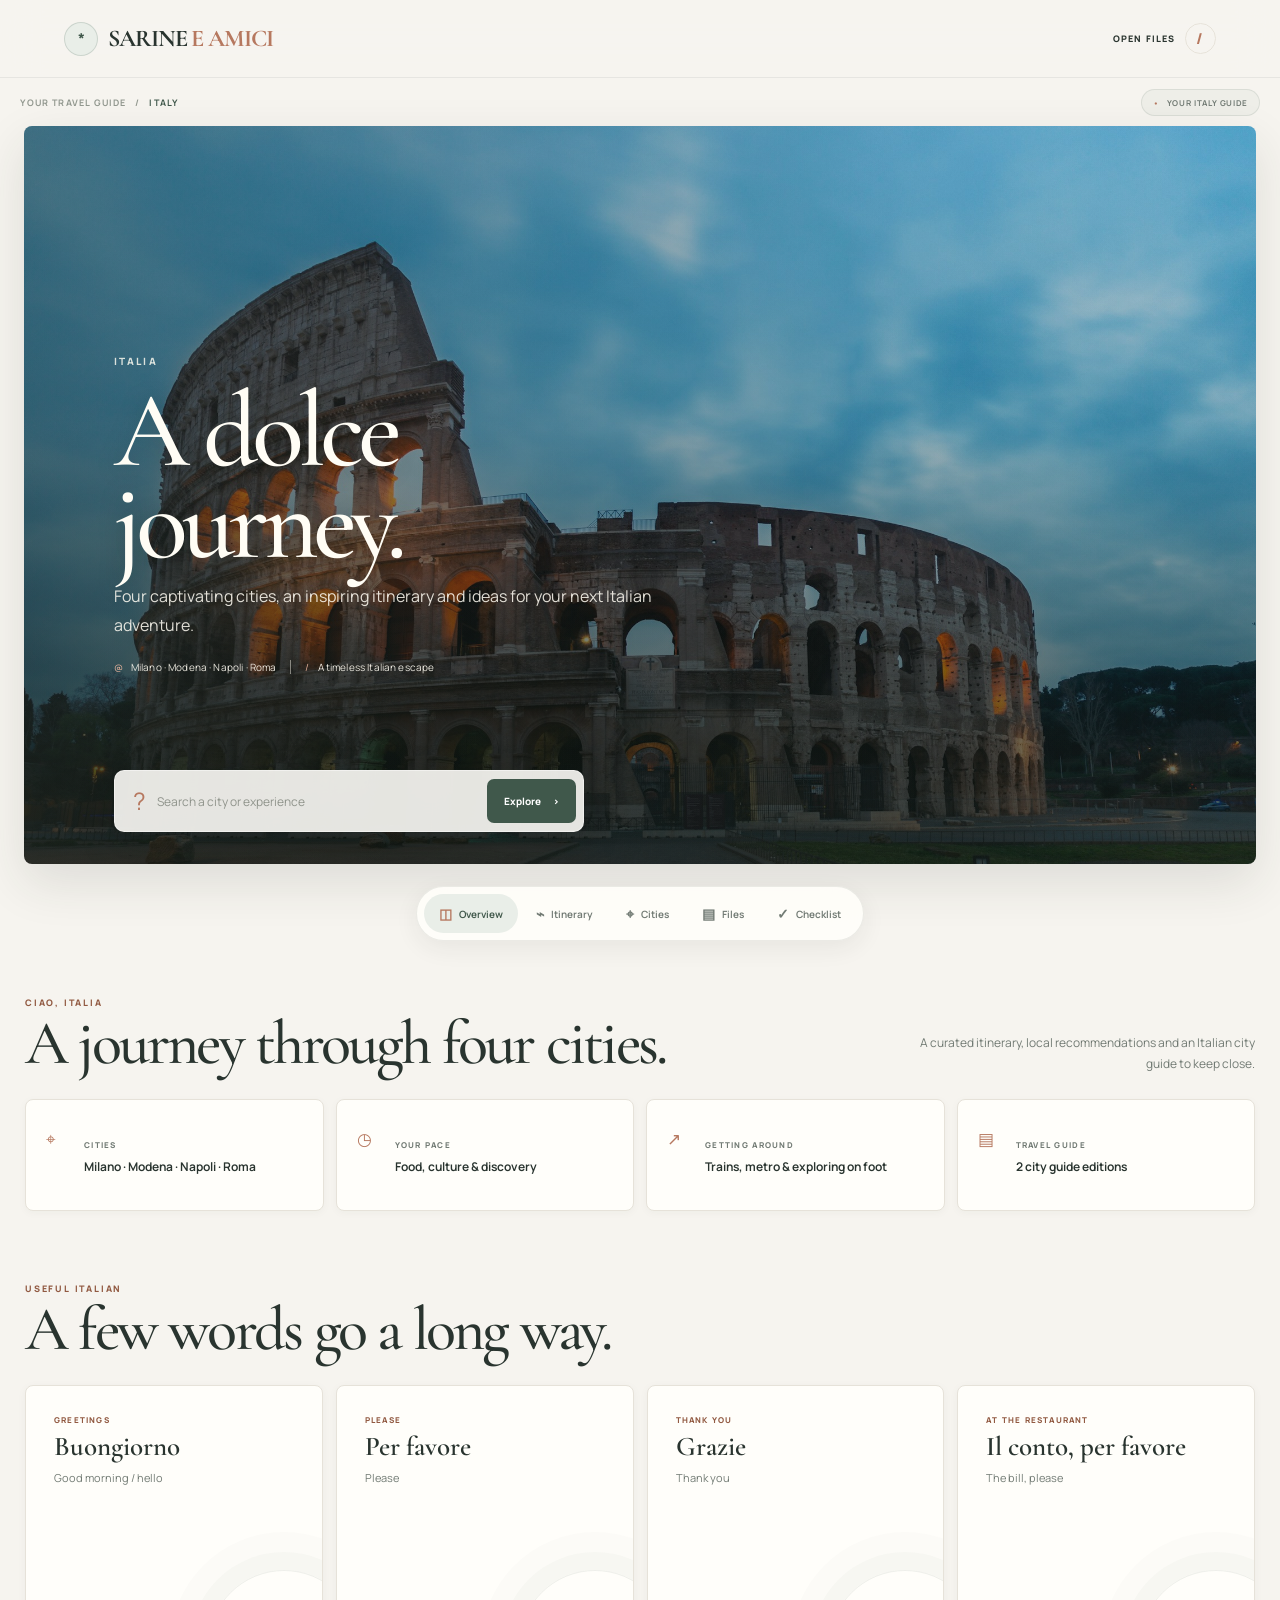
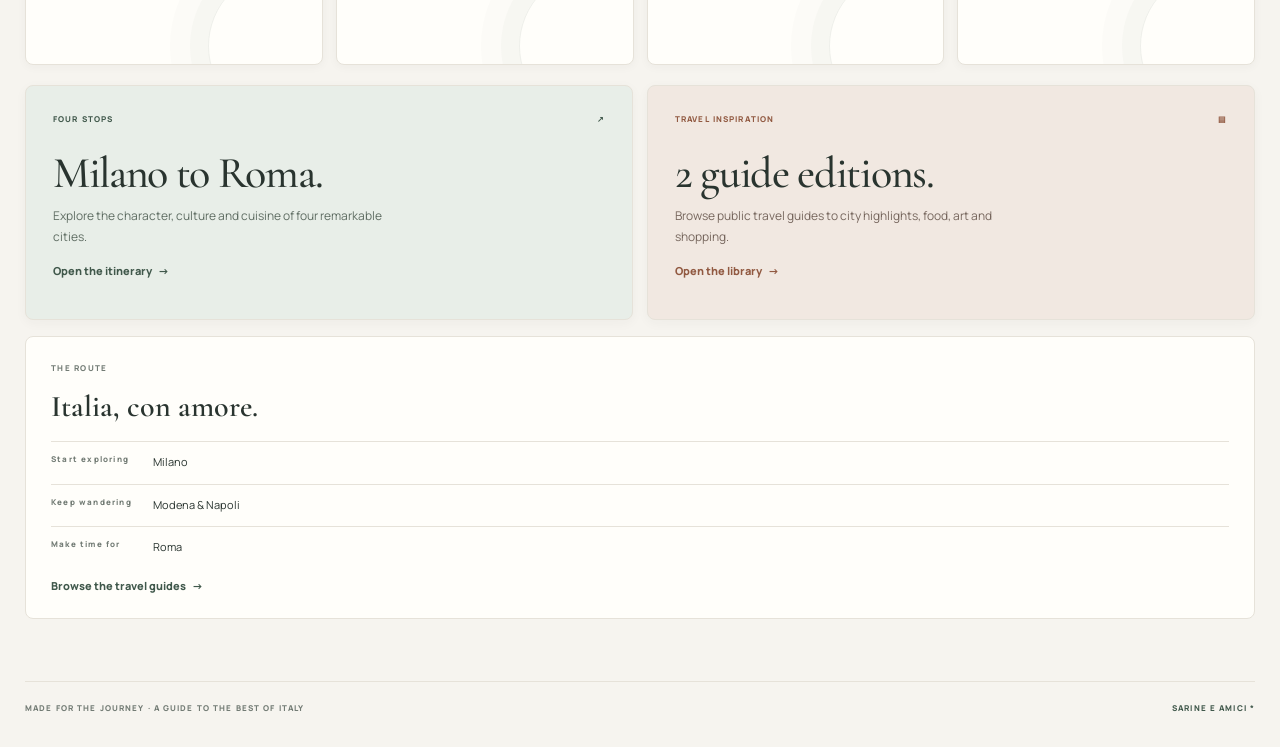
<file: index.html>
<!doctype html>
<html lang="en">
  <head>
    <meta charset="utf-8">
    <meta name="viewport" content="width=device-width, initial-scale=1">
    <meta name="theme-color" content="#f6f4ef">
    <meta name="description" content="Your personal Italy travel guide to Milano, Modena, Napoli and Roma.">
    <title>Sarine e amici - Italy</title>
    <link rel="preconnect" href="https://fonts.googleapis.com">
    <link rel="preconnect" href="https://fonts.gstatic.com" crossorigin>
    <link href="https://fonts.googleapis.com/css2?family=Cormorant+Garamond:wght@500;600;700&family=Manrope:wght@400;500;600;700;800&display=swap" rel="stylesheet">
    <link rel="stylesheet" href="assets/styles.css">
    <link rel="stylesheet" href="assets/sassy.css">
    <script src="data.js" defer></script>
    <script src="app.js?v=b91b816" defer></script>
  </head>
  <body>
    <div class="app-shell">
      <header class="site-header">
        <a class="brand" href="#" aria-label="Sarine e amici home">
          <span class="brand-mark" aria-hidden="true">*</span>
          <span>SARINE <span class="brand-amp">E AMICI</span></span>
        </a>
        <a class="header-cta" href="#page-content" data-section="files">
          <span>OPEN FILES</span><span aria-hidden="true">/</span>
        </a>
      </header>

      <main class="main-content">
        <header class="topbar">
          <div class="breadcrumb"><span>YOUR TRAVEL GUIDE</span><span aria-hidden="true">/</span><strong>ITALY</strong></div>
          <span class="private-badge"><span aria-hidden="true">•</span> YOUR ITALY GUIDE</span>
        </header>

        <section id="trip-hero" class="trip-hero" aria-labelledby="trip-title">
          <div class="hero-copy">
            <span class="eyebrow">ITALIA</span>
            <h1 id="trip-title">A dolce<br>journey.</h1>
            <p>Four captivating cities, an inspiring itinerary and ideas for your next Italian adventure.</p>
            <div class="hero-meta">
              <span><span aria-hidden="true">@</span> Milano · Modena · Napoli · Roma</span>
              <span class="meta-divider" aria-hidden="true"></span>
              <span><span aria-hidden="true">/</span> A timeless Italian escape</span>
            </div>
          </div>
          <div class="hero-search-wrap">
            <form id="guide-search" class="hero-search" role="search">
              <label class="search-field" for="guide-search-input">
                <span class="search-icon" aria-hidden="true">?</span>
                <input id="guide-search-input" type="search" autocomplete="off" placeholder="Search a city or experience" aria-label="Search your guide">
              </label>
              <button type="submit">Explore <span aria-hidden="true">></span></button>
            </form>
            <div id="search-results" class="search-results" aria-label="Search results" aria-live="polite" hidden></div>
          </div>
        </section>

        <nav id="section-nav" class="section-nav" aria-label="Trip sections"></nav>
        <section id="page-content" class="page-content" aria-live="polite"></section>
        <footer class="page-footer">
          <span>MADE FOR THE JOURNEY · A GUIDE TO THE BEST OF ITALY</span>
          <span>SARINE E AMICI <span aria-hidden="true">*</span></span>
        </footer>
      </main>
    </div>
    <nav id="mobile-nav" class="mobile-nav" aria-label="Trip sections on mobile"></nav>
  </body>
</html>
</file>
<file: assets/styles.css>
:root {
  color-scheme: dark;
  --ink: #f4f4ee;
  --muted: #a8b8b8;
  --muted-soft: #778e91;
  --teal: #70c0c1;
  --teal-bright: #9cdddd;
  --teal-deep: #103b42;
  --terracotta: #dc8869;
  --terracotta-deep: #a95e49;
  --paper: #0a171b;
  --surface: #102328;
  --surface-raised: #152c31;
  --surface-soft: rgba(18, 44, 49, .76);
  --line: rgba(191, 222, 218, .13);
  --serif: "Cormorant Garamond", Georgia, serif;
  --sans: "Manrope", "DM Sans", Arial, sans-serif;
  --ease: cubic-bezier(.2, .7, .2, 1);
}

* { box-sizing: border-box; }
html { min-width: 320px; scroll-behavior: smooth; }
body {
  min-width: 320px;
  margin: 0;
  background:
    radial-gradient(ellipse at 88% 4%, rgba(30, 101, 106, .16), transparent 34rem),
    radial-gradient(ellipse at 8% 55%, rgba(18, 67, 73, .13), transparent 44rem),
    var(--paper);
  color: var(--ink);
  font-family: var(--sans);
  font-size: 14px;
  -webkit-font-smoothing: antialiased;
}

button, input { color: inherit; font: inherit; }
button { -webkit-tap-highlight-color: transparent; }
button:focus-visible, input:focus-visible {
  outline: 2px solid var(--terracotta);
  outline-offset: 4px;
}
a { color: inherit; }
.app-shell { min-height: 100vh; }
.sidebar { display: none; }

.main-content {
  width: 100%;
  min-width: 0;
  padding: 0 18px 105px;
}

.topbar {
  display: flex;
  height: 62px;
  justify-content: space-between;
  align-items: center;
  border-bottom: 1px solid var(--line);
}

.breadcrumb {
  display: flex;
  gap: 9px;
  align-items: center;
  color: var(--muted-soft);
  font-size: 9px;
  font-weight: 700;
  letter-spacing: .16em;
}

.breadcrumb strong { color: var(--teal-bright); }
.private-badge {
  padding: 8px 10px;
  border: 1px solid var(--line);
  border-radius: 999px;
  background: rgba(18, 44, 49, .5);
  color: #ccdfdc;
  font-size: 8px;
  font-weight: 700;
  letter-spacing: .1em;
  white-space: nowrap;
}

.private-badge span { color: var(--terracotta); font-size: 8px; margin-right: 4px; }
.mobile-destination-nav { display: flex; gap: 8px; padding: 12px 0 0; }
.mobile-destination-nav .destination-link {
  flex: 1;
  justify-content: center;
  gap: 7px;
  padding: 7px 8px;
  border: 1px solid var(--line);
  background: rgba(16, 35, 40, .82);
}

.mobile-destination-nav .destination-link.is-active {
  border-color: rgba(112, 192, 193, .52);
  background: rgba(33, 91, 95, .42);
}

.mobile-destination-nav .destination-icon {
  width: 27px;
  height: 27px;
  background: rgba(112, 192, 193, .12);
  font-size: 15px;
}

.mobile-destination-nav .destination-name { flex: 0 1 auto; font-size: 10px; }
.mobile-destination-nav .destination-name small { font-size: 8px; }
.mobile-destination-nav .destination-arrow { display: none; }

.trip-hero {
  position: relative;
  display: flex;
  min-height: 390px;
  align-items: flex-end;
  overflow: hidden;
  isolation: isolate;
  margin: 17px 0 18px;
  border: 1px solid rgba(197, 226, 221, .16);
  border-radius: 20px;
  background-color: #123c43;
  background-image:
    linear-gradient(0deg, rgba(5, 16, 19, .89) 0%, rgba(5, 16, 19, .57) 39%, rgba(5, 16, 19, .06) 100%),
    linear-gradient(90deg, rgba(7, 24, 27, .58), rgba(7, 24, 27, .04) 80%),
    var(--hero-image);
  background-size: cover;
  background-position: var(--hero-position, center);
  box-shadow: 0 24px 80px rgba(0, 0, 0, .29);
}

.trip-hero::after {
  position: absolute;
  z-index: -1;
  inset: 0;
  background: linear-gradient(120deg, rgba(25, 104, 109, .2), transparent 48%, rgba(7, 20, 23, .16));
  content: "";
  pointer-events: none;
}

.hero-copy {
  position: relative;
  z-index: 1;
  width: min(100%, 760px);
  padding: 30px 21px 25px;
}

.eyebrow {
  display: inline-block;
  color: var(--terracotta);
  font-size: 9px;
  font-weight: 800;
  letter-spacing: .19em;
  line-height: 1.7;
}

.hero-copy .eyebrow { color: #b9e1dc; }
.hero-copy h1 {
  max-width: 680px;
  margin: 12px 0 9px;
  font-family: var(--serif);
  font-size: clamp(42px, 10vw, 76px);
  font-weight: 600;
  letter-spacing: -.045em;
  line-height: .91;
  text-wrap: balance;
  text-shadow: 0 3px 35px rgba(0, 0, 0, .36);
}

.hero-copy > p {
  max-width: 510px;
  margin: 0;
  color: rgba(247, 250, 246, .84);
  font-size: 12px;
  line-height: 1.8;
}

.hero-meta {
  display: flex;
  flex-wrap: wrap;
  gap: 11px;
  align-items: center;
  margin-top: 19px;
  color: rgba(247, 250, 246, .92);
  font-size: 10px;
}

.hero-meta > span:not(.meta-divider) { display: flex; gap: 7px; align-items: center; }
.meta-divider { width: 1px; height: 14px; background: rgba(255, 255, 255, .4); }
.hero-stamp { display: none; }
.section-nav { display: none; }

.mobile-nav {
  position: fixed;
  z-index: 5;
  right: 0;
  bottom: 0;
  left: 0;
  display: flex;
  justify-content: space-around;
  gap: 2px;
  padding: 9px 5px calc(9px + env(safe-area-inset-bottom));
  border-top: 1px solid rgba(183, 219, 215, .16);
  background: rgba(8, 22, 26, .91);
  box-shadow: 0 -12px 36px rgba(0, 0, 0, .27);
  backdrop-filter: blur(18px);
}

.section-link {
  display: flex;
  min-width: 0;
  flex: 1;
  flex-direction: column;
  align-items: center;
  justify-content: center;
  gap: 4px;
  padding: 6px 1px;
  border: 0;
  border-radius: 9px;
  background: transparent;
  color: #819597;
  font-size: 8px;
  font-weight: 650;
  white-space: nowrap;
  cursor: pointer;
  transition: color .2s var(--ease), background .2s var(--ease), transform .2s var(--ease);
}

.section-icon { font-size: 17px; line-height: 1; }
.section-link.is-active { color: #e3f6f2; background: rgba(65, 143, 146, .13); }
.section-link.is-active .section-icon { color: var(--terracotta); }
.section-link:active { transform: scale(.96); }
.page-content { min-height: 310px; }

.section-heading {
  display: flex;
  flex-direction: column;
  gap: 7px;
  margin: 29px 0 18px;
}

.section-heading h2 {
  margin: 4px 0 0;
  font-family: var(--serif);
  font-size: clamp(30px, 7vw, 43px);
  font-weight: 600;
  letter-spacing: -.035em;
  line-height: 1;
  text-wrap: balance;
}

.heading-aside {
  margin: 0;
  color: var(--muted);
  font-size: 11px;
  line-height: 1.7;
}

.overview-grid { display: grid; grid-template-columns: 1fr; gap: 9px; }
.overview-card {
  position: relative;
  display: flex;
  min-height: 82px;
  flex-direction: column;
  justify-content: center;
  padding: 15px 16px 14px 53px;
  border: 1px solid var(--line);
  border-radius: 13px;
  background: linear-gradient(135deg, rgba(22, 48, 52, .96), rgba(14, 34, 38, .87));
  box-shadow: inset 0 1px rgba(255, 255, 255, .025), 0 12px 32px rgba(0, 0, 0, .1);
}

.overview-icon { position: absolute; top: 20px; left: 17px; color: var(--terracotta); font-size: 17px; }
.card-label { display: block; color: #9aafb0; font-size: 8px; font-weight: 800; letter-spacing: .14em; }
.overview-card strong { margin-top: 6px; color: #eef4ef; font-size: 12px; font-weight: 650; }
.feature-grid { display: grid; gap: 11px; margin-top: 12px; }
.feature-card { min-height: 207px; padding: 20px; border: 1px solid rgba(184, 221, 217, .13); border-radius: 15px; }
.feature-itinerary { background: linear-gradient(140deg, #16444a, #102d33 85%); }
.feature-budget { background: linear-gradient(140deg, #51372f, #2e2524 90%); }
.feature-topline { display: flex; justify-content: space-between; color: #a4c9c5; font-size: 8px; font-weight: 800; letter-spacing: .14em; }
.feature-budget .feature-topline { color: #e1ae91; }
.feature-card h3 { margin: 22px 0 9px; font-family: var(--serif); font-size: clamp(28px, 7vw, 38px); font-weight: 600; line-height: .99; }
.feature-card p { max-width: 340px; margin: 0; color: #b5c5c2; font-size: 11px; line-height: 1.75; }
.feature-budget p { color: #d0bbb0; }
.text-link {
  margin: 16px 0 0;
  padding: 0;
  border: 0;
  background: transparent;
  color: #a6dfda;
  font-size: 11px;
  font-weight: 800;
  cursor: pointer;
  transition: color .2s var(--ease), transform .2s var(--ease);
}

.feature-budget .text-link { color: #efaa87; }
.text-link span { margin-left: 4px; }
.text-link:hover { color: #fff; transform: translateX(3px); }
.tip-banner {
  display: flex;
  gap: 13px;
  align-items: flex-start;
  margin-top: 12px;
  padding: 17px;
  border: 1px solid var(--line);
  border-radius: 13px;
  background: rgba(18, 40, 44, .72);
}

.tip-spark { flex: 0 0 auto; color: var(--terracotta); font-size: 20px; }
.tip-banner p { margin: 8px 0 0; color: #b4c4c0; font-size: 11px; line-height: 1.8; }

.timeline { position: relative; margin: 26px 0 10px; }
.timeline::before {
  position: absolute;
  top: 10px;
  bottom: 28px;
  left: 20px;
  width: 1px;
  background: linear-gradient(var(--teal), rgba(112, 192, 193, .08));
  content: "";
}

.timeline-day { position: relative; display: grid; grid-template-columns: 42px minmax(0, 1fr); gap: 10px; margin: 0 0 13px; }
.day-marker {
  position: relative;
  z-index: 1;
  display: flex;
  width: 41px;
  height: 41px;
  flex-direction: column;
  align-items: center;
  justify-content: center;
  border: 1px solid rgba(112, 192, 193, .4);
  border-radius: 50%;
  background: #10272c;
  color: #a6e0dc;
  box-shadow: 0 0 0 5px var(--paper);
}

.day-marker span { font-size: 7px; font-weight: 800; letter-spacing: .12em; }
.day-marker strong { margin-top: 1px; font-family: var(--serif); font-size: 17px; font-weight: 600; line-height: 1; }
.day-content { min-width: 0; padding: 14px 13px 9px; border: 1px solid var(--line); border-radius: 13px; background: linear-gradient(145deg, rgba(20, 44, 49, .96), rgba(13, 31, 35, .94)); }
.day-heading { display: flex; justify-content: space-between; gap: 8px; padding-bottom: 11px; border-bottom: 1px solid rgba(190, 220, 215, .1); }
.day-route { margin: 9px 0 0; color: var(--teal-deep); font-size: 10px; font-weight: 700; }
.day-route a { color: inherit; text-underline-offset: 2px; }
.day-heading h3 { margin: 0; font-family: var(--serif); font-size: 19px; font-weight: 600; line-height: 1.04; }
.day-date { display: block; margin-top: 6px; color: #e19a78; font-size: 9px; font-weight: 750; }
.day-place { display: inline-block; margin-top: 5px; color: #91a9aa; font-size: 9px; }
.day-stay { display: inline-block; margin: 8px 0 4px; padding: 6px 9px; border: 1px solid rgba(112, 192, 193, .18); border-radius: 999px; background: rgba(54, 119, 120, .16); color: #a8d9d4; font-size: 9px; font-weight: 700; }
.day-chevron { color: var(--terracotta); }
.day-moments { display: grid; grid-template-columns: 1fr; gap: 4px; padding-top: 9px; }
.moment { display: grid; grid-template-columns: 10px 1fr; gap: 8px; padding: 5px 0; }
.moment-dot { width: 6px; height: 6px; margin-top: 4px; border: 1px solid #75b9b8; border-radius: 50%; }
.moment-label { color: #9ed4d0; font-size: 8px; font-weight: 800; letter-spacing: .1em; }
.moment p { margin: 3px 0 0; color: #b2c1be; font-size: 10px; line-height: 1.7; }
.moment-list { display: grid; gap: 5px; margin: 4px 0 0; padding-left: 15px; color: #b2c1be; font-size: 10px; line-height: 1.65; }
.disclaimer { margin: 15px 0 0; color: var(--muted-soft); font-size: 10px; line-height: 1.7; }

.bucket-grid { display: grid; grid-template-columns: 1fr; gap: 10px; }
.bucket-card {
  position: relative;
  display: flex;
  min-height: 137px;
  flex-direction: column;
  align-items: flex-start;
  padding: 17px 15px 15px 48px;
  border: 1px solid var(--line);
  border-radius: 13px;
  background: linear-gradient(145deg, rgba(20, 45, 49, .96), rgba(13, 31, 35, .94));
  cursor: pointer;
  transition: border-color .2s var(--ease), background .2s var(--ease), transform .2s var(--ease), box-shadow .2s var(--ease);
}

.bucket-card:hover { transform: translateY(-2px); border-color: rgba(112, 192, 193, .36); box-shadow: 0 12px 28px rgba(0, 0, 0, .14); }
.bucket-card.is-checked { border-color: rgba(112, 192, 193, .32); background: linear-gradient(145deg, rgba(23, 58, 60, .96), rgba(14, 39, 40, .94)); }
.bucket-check, .essential-item input { position: absolute; width: 1px; height: 1px; opacity: 0; }
.bucket-check:focus-visible + .check-visual, .essential-item input:focus-visible + .check-visual { outline: 2px solid var(--terracotta); outline-offset: 4px; }
.check-visual { position: absolute; top: 17px; left: 15px; display: grid; width: 20px; height: 20px; place-items: center; border: 1px solid rgba(169, 198, 195, .32); border-radius: 50%; color: transparent; font-size: 11px; transition: background .2s, border-color .2s, color .2s; }
.bucket-check:checked + .check-visual, .essential-item input:checked + .check-visual { border-color: var(--teal); background: var(--teal); color: #092024; }
.bucket-tag { margin-bottom: 9px; color: var(--terracotta); font-size: 8px; font-weight: 800; letter-spacing: .15em; }
.bucket-card strong { font-family: var(--serif); font-size: 19px; font-weight: 600; }
.bucket-detail { margin-top: 6px; color: #a9b9b7; font-size: 10px; line-height: 1.65; }
.estimate-badge { align-self: flex-start; padding: 7px 9px; border: 1px solid rgba(220, 136, 105, .27); border-radius: 999px; background: rgba(169, 94, 73, .15); color: #e8a689; font-size: 8px; font-weight: 800; letter-spacing: .1em; }

.budget-total {
  display: flex;
  justify-content: space-between;
  align-items: center;
  padding: 21px;
  border: 1px solid rgba(143, 205, 201, .24);
  border-radius: 15px;
  background:
    radial-gradient(circle at 91% 5%, rgba(129, 207, 200, .18), transparent 43%),
    linear-gradient(120deg, #123d43, #17545a);
  color: white;
  box-shadow: 0 16px 36px rgba(2, 21, 24, .22);
}

.budget-total .card-label { color: #b8dcda; }
.budget-total strong { display: block; margin-top: 8px; font-family: var(--serif); font-size: clamp(30px, 8vw, 43px); font-weight: 600; letter-spacing: -.04em; }
.total-note { display: block; margin-top: 5px; color: #c6dedb; font-size: 10px; }
.budget-coin { display: grid; width: 50px; height: 50px; flex: 0 0 auto; place-items: center; border: 1px solid rgba(255,255,255,.32); border-radius: 50%; color: #f0b091; font-family: var(--serif); font-size: 24px; }
.budget-list { margin-top: 10px; padding: 4px 15px; border: 1px solid var(--line); border-radius: 13px; background: rgba(16, 37, 41, .9); }
.budget-row { padding: 14px 0; border-bottom: 1px solid rgba(190, 220, 215, .1); }
.budget-row:last-child { border-bottom: 0; }
.budget-row-heading { display: flex; justify-content: space-between; gap: 12px; }
.budget-row-heading div { display: flex; flex-direction: column; gap: 4px; }
.budget-row-heading strong { font-size: 11px; font-weight: 700; }
.budget-row-heading span { color: #91a8a9; font-size: 9px; }
.budget-row-heading > strong { white-space: nowrap; color: #d8ece9; }
.budget-track { height: 4px; margin-top: 10px; overflow: hidden; border-radius: 4px; background: rgba(156, 198, 194, .12); }
.budget-track span { display: block; height: 100%; border-radius: inherit; background: linear-gradient(90deg, var(--teal), var(--terracotta)); }

.essentials-layout { display: grid; gap: 12px; }
.essentials-list { overflow: hidden; border: 1px solid var(--line); border-radius: 13px; background: rgba(16, 37, 41, .9); }
.essential-item { position: relative; display: flex; min-height: 67px; gap: 12px; align-items: flex-start; padding: 15px 13px 13px 45px; border-bottom: 1px solid rgba(190, 220, 215, .1); cursor: pointer; transition: background .18s; }
.essential-item:hover { background: rgba(47, 96, 98, .12); }
.essential-item:last-child { border-bottom: 0; }
.essential-item .check-visual { top: 16px; left: 14px; }
.essential-item strong { display: block; font-size: 11px; font-weight: 700; }
.essential-item small { display: block; margin-top: 4px; color: #9fb2b1; font-size: 9px; line-height: 1.65; }
.essential-item.is-checked strong { color: #91aaa8; text-decoration: line-through; }
.culture-card { padding: 20px; border: 1px solid rgba(220, 136, 105, .19); border-radius: 14px; background: linear-gradient(145deg, rgba(79, 51, 43, .55), rgba(42, 35, 33, .75)); }
.culture-icon { display: block; margin-bottom: 15px; color: var(--terracotta); font-size: 21px; }
.culture-card .card-label { color: #e5ad91; }
.culture-card p { margin: 10px 0 0; color: #d2bfB4; font-family: var(--serif); font-size: 18px; line-height: 1.55; }

.page-footer {
  display: flex;
  justify-content: space-between;
  gap: 10px;
  margin-top: 32px;
  padding-top: 14px;
  border-top: 1px solid var(--line);
  color: #718588;
  font-size: 7px;
  font-weight: 800;
  letter-spacing: .12em;
}

.page-footer span:last-child { color: #afd7d2; white-space: nowrap; }

@media (min-width: 600px) {
  .main-content { padding: 0 32px 44px; }
  .topbar { height: 70px; }
  .trip-hero { min-height: 440px; margin-top: 23px; }
  .hero-copy { width: calc(100% - 150px); padding: 44px 36px 38px; }
  .hero-copy h1 { font-size: clamp(58px, 7vw, 82px); }
  .hero-copy > p { font-size: 13px; }
  .hero-stamp {
    position: absolute;
    right: 28px;
    bottom: 25px;
    display: flex;
    width: 112px;
    height: 112px;
    flex-direction: column;
    align-items: center;
    justify-content: center;
    border: 1px solid rgba(241, 249, 244, .56);
    border-radius: 50%;
    background: rgba(11, 39, 43, .3);
    color: white;
    transform: rotate(7deg);
    backdrop-filter: blur(8px);
  }
  .hero-stamp span { font-size: 7px; font-weight: 800; letter-spacing: .17em; }
  .hero-stamp strong { margin-top: 5px; font-family: var(--serif); font-size: 19px; font-weight: 600; line-height: 1; text-align: center; }
  .hero-stamp i { position: absolute; top: 13px; right: 15px; color: var(--terracotta); font-size: 12px; font-style: normal; }
  .section-nav { display: flex; gap: 6px; overflow-x: auto; border-bottom: 1px solid var(--line); scrollbar-width: thin; }
  .section-nav .section-link { flex: 0 0 auto; flex-direction: row; gap: 8px; padding: 13px 13px 12px; border-radius: 10px 10px 0 0; font-size: 10px; }
  .section-nav .section-icon { font-size: 14px; }
  .section-nav .section-link.is-active { border-bottom: 2px solid var(--terracotta); }
  .mobile-nav { display: none; }
  .section-heading { flex-direction: row; justify-content: space-between; align-items: flex-end; margin: 38px 0 20px; }
  .section-heading h2 { font-size: 39px; }
  .heading-aside { max-width: 260px; text-align: right; }
  .overview-grid { grid-template-columns: repeat(3, minmax(0, 1fr)); gap: 11px; }
  .overview-grid--4 { grid-template-columns: repeat(2, minmax(0, 1fr)); }
  .overview-card { padding-left: 45px; }
  .overview-icon { left: 13px; }
  .feature-grid { grid-template-columns: 1fr 1fr; gap: 13px; margin-top: 14px; }
  .feature-card { min-height: 230px; padding: 24px; }
  .tip-banner { padding: 21px 23px; }
  .bucket-grid { grid-template-columns: repeat(2, minmax(0, 1fr)); }
  .day-content { padding: 17px 19px 12px; }
  .moment p, .moment-list { font-size: 11px; }
  .budget-total { padding: 25px 29px; }
  .budget-list { padding-right: 23px; padding-left: 23px; }
  .essentials-layout { grid-template-columns: 1.25fr .75fr; }
  .culture-card { padding: 25px; }
}

@media (max-width: 767px) {
  .hero-copy { width: 100%; }
  .hero-stamp { display: none; }
}

@media (min-width: 1024px) {
  .app-shell {
    display: grid;
    grid-template-columns: 248px minmax(0, 1fr);
    max-width: 1680px;
    min-height: 100vh;
    margin: 0 auto;
  }

  .sidebar {
    position: sticky;
    top: 0;
    display: flex;
    height: 100vh;
    flex-direction: column;
    padding: 30px 20px 22px;
    border-right: 1px solid var(--line);
    background: linear-gradient(180deg, rgba(14, 34, 38, .98), rgba(8, 22, 25, .98));
  }

  .mobile-destination-nav { display: none; }
  .brand { display: flex; gap: 10px; align-items: center; color: #eaf2ed; font-family: var(--serif); font-size: 21px; font-weight: 700; text-decoration: none; letter-spacing: -.035em; }
  .brand-mark { display: grid; width: 31px; height: 31px; place-items: center; border: 1px solid rgba(112, 192, 193, .32); border-radius: 50%; background: rgba(49, 109, 111, .22); color: var(--teal-bright); font-family: var(--sans); font-size: 17px; }
  .brand-amp { color: var(--terracotta); }
  .nav-label { margin: 56px 0 12px 9px; color: #6f888a; font-size: 8px; font-weight: 800; letter-spacing: .17em; }
  .destination-nav { display: grid; gap: 7px; }
  .destination-link { display: flex; width: 100%; align-items: center; gap: 11px; padding: 10px 9px; border: 1px solid transparent; border-radius: 11px; background: transparent; color: #d7e4df; text-align: left; cursor: pointer; transition: background .2s var(--ease), border-color .2s var(--ease), transform .2s var(--ease); }
  .destination-link:hover { transform: translateX(2px); background: rgba(84, 149, 150, .1); }
  .destination-link.is-active { border-color: rgba(112, 192, 193, .16); background: rgba(49, 109, 111, .2); }
  .destination-icon { display: grid; width: 35px; height: 35px; flex: 0 0 auto; place-items: center; border: 1px solid rgba(192, 225, 218, .12); border-radius: 50%; background: rgba(232, 246, 239, .045); color: var(--teal-bright); font-size: 17px; }
  .destination-name { display: flex; flex: 1; flex-direction: column; gap: 3px; font-size: 11px; font-weight: 750; }
  .destination-name small { color: #81999a; font-size: 9px; font-weight: 500; }
  .destination-arrow { color: var(--terracotta); font-size: 13px; opacity: 0; transition: opacity .2s; }
  .destination-link.is-active .destination-arrow { opacity: 1; }
  .sidebar-note { margin-top: auto; padding: 16px 14px; border: 1px solid var(--line); border-radius: 13px; background: rgba(255, 255, 255, .025); }
  .note-icon { color: var(--terracotta); font-size: 18px; }
  .sidebar-note p { margin: 7px 0 12px; color: #b6c6c1; font-family: var(--serif); font-size: 16px; line-height: 1.42; }
  .note-credit { color: #71888a; font-size: 7px; font-weight: 800; letter-spacing: .13em; }
  .sidebar-footer { margin-top: 16px; color: #71888a; font-size: 7px; font-weight: 800; letter-spacing: .12em; }
  .sidebar-footer span { color: var(--terracotta); }
  .main-content { max-width: 1390px; padding: 0 42px 34px; }
  .topbar { height: 76px; }
  .trip-hero { min-height: 490px; margin: 30px 0 20px; border-radius: 22px; }
  .hero-copy { padding: 48px 48px 42px; }
  .hero-copy h1 { max-width: 760px; font-size: clamp(68px, 6vw, 92px); }
  .hero-copy > p { font-size: 14px; }
  .hero-stamp { right: 37px; bottom: 35px; width: 126px; height: 126px; }
  .hero-stamp strong { font-size: 21px; }
  .section-nav .section-link { padding: 15px 17px 13px; font-size: 11px; }
  .section-heading { margin-top: 42px; }
  .section-heading h2 { font-size: 44px; }
  .heading-aside { max-width: 310px; font-size: 12px; }
  .overview-grid--4 { grid-template-columns: repeat(4, minmax(0, 1fr)); }
  .overview-card { min-height: 93px; padding-left: 49px; }
  .overview-icon { top: 22px; left: 16px; }
  .overview-card strong { font-size: 13px; }
  .feature-card { min-height: 250px; padding: 27px; }
  .feature-card h3 { margin-top: 28px; font-size: 41px; }
  .feature-card p { font-size: 12px; }
  .timeline { margin-top: 31px; }
  .timeline-day { grid-template-columns: 52px minmax(0, 1fr); gap: 17px; margin-bottom: 16px; }
  .timeline::before { left: 24px; }
  .day-marker { width: 49px; height: 49px; }
  .day-content { padding: 20px 24px 14px; }
  .day-heading h3 { font-size: 23px; }
  .day-moments { gap: 8px; padding-top: 14px; }
  .moment { align-content: start; }
  .moment p, .moment-list { font-size: 12px; }
  .bucket-grid { grid-template-columns: repeat(3, minmax(0, 1fr)); gap: 13px; }
  .bucket-card { min-height: 158px; padding: 19px 16px 16px 48px; }
  .budget-total { padding: 30px 34px; }
  .budget-total strong { font-size: 49px; }
  .budget-row { padding: 17px 0; }
  .budget-row-heading strong { font-size: 12px; }
  .budget-row-heading span { font-size: 10px; }
  .essential-item { padding-top: 17px; padding-bottom: 15px; }
  .essential-item strong { font-size: 12px; }
  .essential-item small { font-size: 10px; }
  .culture-card p { font-size: 20px; }
  .page-footer { margin-top: 40px; }
}

@media (min-width: 1440px) {
  .app-shell { grid-template-columns: 268px minmax(0, 1fr); }
  .sidebar { padding-right: 23px; padding-left: 23px; }
  .main-content { padding-right: 56px; padding-left: 56px; }
  .trip-hero { min-height: 540px; }
  .hero-copy { padding: 54px 56px 48px; }
}

@media (max-width: 380px) {
  .main-content { padding-right: 13px; padding-left: 13px; }
  .mobile-destination-nav .destination-link { gap: 5px; padding-right: 5px; padding-left: 5px; }
  .mobile-destination-nav .destination-name { font-size: 9px; }
  .private-badge { padding: 7px 8px; font-size: 7px; }
  .section-link { font-size: 7px; }
  .hero-copy h1 { font-size: 39px; }
  .hero-meta { font-size: 9px; }
}

@media (prefers-reduced-motion: reduce) {
  *, *::before, *::after {
    scroll-behavior: auto !important;
    transition-duration: .01ms !important;
    animation-duration: .01ms !important;
    animation-iteration-count: 1 !important;
  }
}

/* Editorial travel guide */
:root {
  color-scheme: light;
  --ink: #29342f;
  --muted: #727b74;
  --muted-soft: #92988f;
  --teal: #708477;
  --teal-bright: #526b5d;
  --teal-deep: #40584b;
  --terracotta: #b6785f;
  --terracotta-deep: #915941;
  --paper: #f6f4ef;
  --surface: #fffefa;
  --surface-raised: #ffffff;
  --surface-soft: rgba(255, 254, 250, .9);
  --line: #e6e2d9;
  --ease: cubic-bezier(.2, .7, .2, 1);
}

html { min-width: 0; background: var(--paper); color-scheme: light; }
body {
  min-width: 0;
  background: var(--paper);
  color: var(--ink);
  font-size: 14px;
}

.app-shell {
  display: block;
  width: 100%;
  max-width: none;
  min-height: 100vh;
  margin: 0;
}

.site-header {
  position: sticky;
  z-index: 20;
  top: 0;
  display: flex;
  min-height: 78px;
  align-items: center;
  justify-content: space-between;
  gap: 20px;
  padding: 12px clamp(18px, 5vw, 76px);
  border-bottom: 1px solid rgba(52, 67, 58, .08);
  background: rgba(246, 244, 239, .88);
  backdrop-filter: blur(20px);
}

.brand {
  display: inline-flex;
  flex: 0 0 auto;
  align-items: center;
  gap: 10px;
  color: var(--ink);
  font-family: var(--serif);
  font-size: 24px;
  font-weight: 700;
  letter-spacing: -.045em;
  text-decoration: none;
}

.brand-mark {
  display: grid;
  width: 34px;
  height: 34px;
  place-items: center;
  border: 1px solid rgba(112, 132, 119, .25);
  border-radius: 50%;
  background: #e9eee8;
  color: var(--teal-deep);
  font-family: var(--sans);
  font-size: 15px;
}

.brand-amp { color: var(--terracotta); }
.destination-nav { display: flex; justify-content: center; gap: 8px; }

.destination-link {
  display: inline-flex;
  min-height: 43px;
  align-items: center;
  gap: 9px;
  padding: 5px 13px 5px 7px;
  border: 1px solid transparent;
  border-radius: 999px;
  background: transparent;
  color: var(--muted);
  text-align: left;
  cursor: pointer;
  transition: background .25s var(--ease), border-color .25s var(--ease), color .25s var(--ease), transform .25s var(--ease);
}

.destination-link:hover { transform: translateY(-1px); background: #fffefa; color: var(--ink); }
.destination-link.is-active { border-color: var(--line); background: #fffefa; color: var(--ink); box-shadow: 0 2px 8px rgba(42, 51, 45, .05); }
.destination-icon { display: grid; width: 29px; height: 29px; flex: 0 0 auto; place-items: center; border: 0; border-radius: 50%; background: #edf0eb; color: var(--teal-deep); font-size: 14px; }
.destination-name { display: flex; flex-direction: column; gap: 1px; font-size: 11px; font-weight: 750; }
.destination-name small { color: var(--muted-soft); font-size: 9px; font-weight: 500; }
.destination-arrow { display: none; }
.header-cta { display: inline-flex; flex: 0 0 auto; align-items: center; gap: 10px; color: var(--ink); font-size: 9px; font-weight: 800; letter-spacing: .12em; text-decoration: none; }
.header-cta span:last-child { display: grid; width: 31px; height: 31px; place-items: center; border: 1px solid var(--line); border-radius: 50%; color: var(--terracotta); font-size: 15px; transition: transform .25s var(--ease); }
.header-cta:hover span:last-child { transform: translate(2px, 2px); }
.mobile-destination-nav { display: none; }

.main-content { width: 100%; max-width: none; min-width: 0; padding: 0 0 34px; }
.topbar { width: min(calc(100% - 40px), 1390px); height: 48px; margin: 0 auto; border: 0; }
.breadcrumb { color: var(--muted-soft); font-size: 9px; letter-spacing: .12em; }
.breadcrumb strong { color: var(--teal-deep); }
.private-badge { padding: 7px 11px; border-color: rgba(112, 132, 119, .16); background: #eeeee8; color: var(--muted); font-size: 8px; letter-spacing: .08em; }
.private-badge span { color: var(--terracotta); }

.trip-hero {
  min-height: clamp(590px, 82svh, 850px);
  align-items: flex-end;
  margin: 0 16px;
  border: 0;
  border-radius: 8px;
  background-color: #5a665c;
  background-image:
    linear-gradient(90deg, rgba(17, 26, 21, .5) 0%, rgba(17, 26, 21, .16) 72%, rgba(17, 26, 21, .08) 100%),
    linear-gradient(0deg, rgba(17, 26, 21, .68) 0%, rgba(17, 26, 21, .12) 59%, rgba(17, 26, 21, .04) 100%),
    var(--hero-image);
  box-shadow: 0 18px 50px rgba(45, 48, 39, .12);
}

.trip-hero::after { background: linear-gradient(130deg, rgba(255, 244, 226, .08), transparent 54%, rgba(40, 48, 40, .1)); }
.trip-hero::after { border-radius: inherit; }
.trip-hero.search-open { z-index: 11; overflow: visible; }
.hero-copy { width: min(100%, 1050px); padding: 56px clamp(24px, 7vw, 104px) 190px; color: #fffdf5; }
.hero-copy .eyebrow { color: rgba(255, 252, 242, .82); font-size: 10px; letter-spacing: .22em; }
.hero-copy h1 { max-width: 900px; margin: 15px 0 13px; color: #fffdf5; font-size: clamp(58px, 8.4vw, 116px); font-weight: 500; letter-spacing: -.055em; line-height: .86; text-shadow: 0 2px 25px rgba(17, 26, 21, .25); }
.hero-copy > p { max-width: 570px; color: rgba(255, 252, 242, .86); font-size: clamp(13px, 1.3vw, 16px); line-height: 1.8; }
.hero-meta { gap: 14px; margin-top: 20px; color: rgba(255, 252, 242, .9); font-size: 10px; letter-spacing: .015em; }
.hero-meta > span:not(.meta-divider) { gap: 8px; }
.hero-meta > span:not(.meta-divider) > span:first-child { color: #e4b19a; }
.meta-divider { background: rgba(255, 252, 242, .45); }
.hero-stamp { display: none !important; }

.hero-search-wrap {
  position: absolute;
  z-index: 3;
  bottom: 32px;
  left: clamp(24px, 7vw, 104px);
  width: min(470px, calc(100% - 48px));
}

.hero-search {
  display: flex;
  min-height: 62px;
  align-items: center;
  gap: 8px;
  padding: 7px;
  border: 1px solid rgba(255, 255, 255, .45);
  border-radius: 10px;
  background: rgba(255, 254, 250, .89);
  box-shadow: 0 12px 38px rgba(14, 20, 16, .18);
  backdrop-filter: blur(18px);
}

.search-field { display: flex; min-width: 0; flex: 1; align-items: center; gap: 11px; padding: 0 11px; color: var(--muted); }
.search-icon { color: var(--terracotta); font-size: 24px; line-height: 1; }
.search-field input { width: 100%; min-width: 0; padding: 10px 0; border: 0; outline: 0; background: transparent; color: var(--ink); font-size: 12px; }
.search-field input::placeholder { color: #90948c; opacity: 1; }
.hero-search button { display: inline-flex; min-height: 44px; flex: 0 0 auto; align-items: center; gap: 12px; padding: 0 17px; border: 0; border-radius: 7px; background: var(--teal-deep); color: white; font-size: 10px; font-weight: 750; cursor: pointer; transition: background .25s var(--ease), transform .25s var(--ease); }
.hero-search button:hover { transform: translateY(-1px); background: #334c3e; }
.search-results { position: absolute; top: calc(100% + 9px); right: 0; left: 0; max-height: 330px; overflow: auto; padding: 6px; border: 1px solid rgba(255, 255, 255, .55); border-radius: 10px; background: rgba(255, 254, 250, .96); box-shadow: 0 15px 38px rgba(14, 20, 16, .2); backdrop-filter: blur(18px); }
.search-results[hidden] { display: none; }
.search-result { display: flex; width: 100%; justify-content: space-between; gap: 18px; padding: 12px; border: 0; border-radius: 6px; background: transparent; color: var(--ink); text-align: left; cursor: pointer; }
.search-result:hover, .search-result:focus-visible { background: #f0eee7; }
.search-result > span:first-child { display: grid; gap: 4px; }
.search-result strong { font-size: 12px; font-weight: 700; }
.search-result small { color: var(--muted); font-size: 10px; }
.search-result > span:last-child { align-self: center; color: var(--terracotta); }
.search-empty { margin: 0; padding: 12px; color: var(--muted); font-size: 12px; }

.section-nav {
  position: sticky;
  z-index: 10;
  top: 88px;
  display: flex;
  width: max-content;
  max-width: calc(100% - 32px);
  justify-content: center;
  gap: 3px;
  overflow-x: auto;
  margin: 22px auto 0;
  padding: 7px;
  border: 1px solid rgba(58, 73, 62, .1);
  border-radius: 999px;
  background: rgba(255, 254, 250, .9);
  box-shadow: 0 7px 24px rgba(39, 45, 38, .07);
  backdrop-filter: blur(18px);
  scrollbar-width: none;
}

.section-nav::-webkit-scrollbar { display: none; }
.section-nav .section-link, .section-nav .section-link.is-active {
  display: inline-flex;
  min-height: 39px;
  flex: 0 0 auto;
  flex-direction: row;
  justify-content: center;
  gap: 7px;
  padding: 0 15px;
  border: 0;
  border-radius: 999px;
  background: transparent;
  color: var(--muted);
  font-size: 10px;
}

.section-nav .section-link:hover { background: #f1efe9; color: var(--ink); }
.section-nav .section-link.is-active { background: #e9eee8; color: var(--teal-deep); }
.section-nav .section-link.is-active .section-icon { color: var(--terracotta); }
.section-nav .section-icon { font-size: 14px; }
.mobile-nav { display: none; }
.page-content { width: min(calc(100% - 40px), 1230px); min-height: 310px; margin: 0 auto; }
.section-heading { scroll-margin-top: 145px; }

.eyebrow { color: var(--terracotta-deep); font-size: 9px; letter-spacing: .2em; }
.section-heading { gap: 14px; margin: 50px 0 24px; }
.section-heading h2 { max-width: 740px; color: var(--ink); font-size: clamp(36px, 5.2vw, 62px); font-weight: 500; letter-spacing: -.045em; line-height: .98; }
.heading-aside { max-width: 340px; color: var(--muted); font-size: 12px; line-height: 1.8; }

.overview-grid { grid-template-columns: repeat(2, minmax(0, 1fr)); gap: 12px; }
.overview-card {
  min-height: 112px;
  padding: 23px 18px 19px 58px;
  border: 1px solid var(--line);
  border-radius: 8px;
  background: var(--surface);
  box-shadow: 0 2px 9px rgba(40, 46, 39, .035);
  transition: transform .3s var(--ease), box-shadow .3s var(--ease);
}

.overview-card:hover { transform: translateY(-3px); box-shadow: 0 12px 28px rgba(40, 46, 39, .08); }
.overview-icon { top: 27px; left: 20px; color: var(--terracotta); font-size: 17px; }
.card-label { color: var(--muted); font-size: 8px; letter-spacing: .16em; }
.overview-card strong { margin-top: 8px; color: var(--ink); font-size: 12px; font-weight: 650; line-height: 1.5; }

.highlights-section .section-heading { margin-top: 66px; }
.highlights-grid { display: grid; grid-template-columns: 1fr; gap: 13px; }
.highlight-card {
  position: relative;
  display: flex;
  min-height: 240px;
  flex-direction: column;
  align-items: flex-start;
  padding: 25px 24px 21px;
  overflow: hidden;
  border: 1px solid var(--line);
  border-radius: 8px;
  background: var(--surface);
  color: var(--ink);
  text-align: left;
  cursor: pointer;
  box-shadow: 0 2px 10px rgba(40, 46, 39, .04);
  transition: transform .3s var(--ease), box-shadow .3s var(--ease), border-color .3s var(--ease);
}

.highlight-card--static { cursor: default; }
.highlight-card--static:hover { transform: none; border-color: var(--line); box-shadow: 0 2px 10px rgba(40, 46, 39, .04); }
.highlight-card::after { position: absolute; right: -38px; bottom: -58px; width: 150px; height: 150px; border: 1px solid rgba(112, 132, 119, .12); border-radius: 50%; content: ""; box-shadow: 0 0 0 18px rgba(112, 132, 119, .035), 0 0 0 38px rgba(112, 132, 119, .025); pointer-events: none; }
.highlight-card:hover { transform: translateY(-4px); border-color: rgba(112, 132, 119, .32); box-shadow: 0 15px 32px rgba(40, 46, 39, .09); }
.highlight-number { margin-bottom: 22px; color: var(--muted-soft); font-family: var(--serif); font-size: 20px; }
.highlight-card .bucket-tag { margin: 0 0 8px; color: var(--terracotta-deep); }
.highlight-card > strong { max-width: 280px; font-family: var(--serif); font-size: 27px; font-weight: 600; line-height: 1.02; }
.highlight-card .bucket-detail { max-width: 350px; margin-top: 8px; color: var(--muted); font-size: 11px; line-height: 1.7; }
.highlight-link { display: flex; gap: 8px; align-items: center; margin-top: auto; padding-top: 18px; color: var(--teal-deep); font-size: 10px; font-weight: 750; }
.highlight-link span { color: var(--terracotta); font-size: 13px; }

.feature-grid { gap: 14px; margin-top: 20px; }
.feature-card { min-height: 235px; padding: 27px; border: 1px solid var(--line); border-radius: 8px; box-shadow: 0 3px 12px rgba(40, 46, 39, .04); transition: transform .3s var(--ease), box-shadow .3s var(--ease); }
.feature-card:hover { transform: translateY(-3px); box-shadow: 0 12px 28px rgba(40, 46, 39, .08); }
.feature-itinerary { background: #e8eee8; }
.feature-budget { background: #f1e8e1; }
.feature-topline, .feature-budget .feature-topline { color: var(--teal-deep); }
.feature-budget .feature-topline { color: var(--terracotta-deep); }
.feature-card h3 { color: var(--ink); font-size: clamp(30px, 4vw, 44px); font-weight: 500; letter-spacing: -.03em; }
.feature-card p { color: #5f6d63; font-size: 12px; }
.feature-budget p { color: #76665d; }
.text-link { color: var(--teal-deep); font-size: 11px; }
.feature-budget .text-link { color: var(--terracotta-deep); }
.text-link:hover { color: var(--terracotta-deep); }

.trip-facts { min-width: 0; padding: 25px; border: 1px solid var(--line); border-radius: 8px; background: var(--surface); }
.trip-facts--standalone { margin-top: 16px; }
.trip-route-map { width: min(100%, 960px); margin: 28px auto 0; overflow: hidden; border: 1px solid var(--line); border-radius: 8px; background: var(--surface); box-shadow: 0 3px 12px rgba(40, 46, 39, .06); }
.trip-route-map img { display: block; width: 100%; height: auto; }
.trip-facts > strong { display: block; margin-top: 15px; font-family: var(--serif); font-size: 30px; font-weight: 600; }
.trip-facts dl { display: grid; gap: 13px; margin: 16px 0 0; }
.trip-facts dl div { display: grid; grid-template-columns: 92px 1fr; gap: 10px; padding-top: 11px; border-top: 1px solid var(--line); }
.trip-facts dt { color: var(--muted); font-size: 8px; font-weight: 800; letter-spacing: .15em; }
.trip-facts dd { margin: 0; color: var(--ink); font-size: 11px; line-height: 1.6; }
.trip-facts-actions { display: flex; flex-wrap: wrap; gap: 6px 18px; align-items: center; margin-top: 6px; }
.share-trip { display: inline-flex; align-items: center; gap: 7px; padding: 7px 0; border: 0; background: transparent; color: var(--terracotta-deep); font-size: 11px; font-weight: 750; cursor: pointer; }
.share-trip:hover { color: var(--ink); }
.share-status { min-height: 1em; margin: 0; color: var(--muted); font-size: 10px; }

.tip-banner, .culture-card { border: 1px solid #e7dbd2; border-radius: 8px; background: #f3eae3; }
.tip-banner { margin-top: 16px; padding: 22px; }
.tip-spark, .culture-icon { color: var(--terracotta); }
.tip-banner p { color: #625e56; font-size: 12px; line-height: 1.85; }
.timeline { margin-top: 34px; }
.timeline::before { left: 22px; background: linear-gradient(var(--teal), rgba(112, 132, 119, .08)); }
.timeline-day { grid-template-columns: 46px minmax(0, 1fr); gap: 13px; margin-bottom: 14px; }
.day-marker { width: 44px; height: 44px; border-color: rgba(82, 107, 93, .28); background: var(--paper); color: var(--teal-deep); box-shadow: 0 0 0 5px var(--paper); }
.day-content { padding: 17px 17px 11px; border: 1px solid var(--line); border-radius: 8px; background: var(--surface); box-shadow: 0 2px 10px rgba(40, 46, 39, .035); }
.day-heading { border-color: var(--line); }
.day-heading h3 { color: var(--ink); font-size: 22px; font-weight: 600; }
.day-date, .day-chevron { color: var(--terracotta-deep); }
.day-place, .moment p, .moment-list { color: var(--muted); }
.day-stay { border-color: #d9e1d8; background: #edf1eb; color: var(--teal-deep); }
.moment-label { color: var(--teal-deep); }
.moment-dot { border-color: var(--teal); }
.timeline::before { background: linear-gradient(var(--teal), rgba(112, 132, 119, .08)); }
.disclaimer { color: var(--muted); font-size: 10px; }
.bucket-grid { grid-template-columns: 1fr; gap: 12px; }
.bucket-card { min-height: 150px; padding: 20px 18px 17px 50px; border: 1px solid var(--line); border-radius: 8px; background: var(--surface); box-shadow: 0 2px 10px rgba(40, 46, 39, .035); transition: all .3s var(--ease); }
.bucket-card:hover { transform: translateY(-4px); border-color: rgba(112, 132, 119, .32); background: var(--surface); box-shadow: 0 12px 28px rgba(40, 46, 39, .08); }
.bucket-card.is-checked { border-color: #bdcbbd; background: #eef2eb; }
.check-visual { border-color: #c9cec5; }
.bucket-check:checked + .check-visual, .essential-item input:checked + .check-visual { border-color: var(--teal-deep); background: var(--teal-deep); color: white; }
.bucket-tag { color: var(--terracotta-deep); }
.bucket-card strong { color: var(--ink); font-size: 21px; }
.bucket-detail { color: var(--muted); font-size: 11px; }
.estimate-badge { border-color: #e5d4ca; background: #f5ece6; color: var(--terracotta-deep); }

.budget-total { border-color: #597461; border-radius: 8px; background: linear-gradient(120deg, #536e5c, #40584b); box-shadow: 0 12px 28px rgba(51, 73, 57, .13); }
.budget-total .card-label, .total-note { color: #e2e8de; }
.budget-total strong { font-weight: 500; }
.budget-coin { color: #f0c4ad; }
.budget-list, .essentials-list { border-color: var(--line); border-radius: 8px; background: var(--surface); }
.budget-row { border-color: var(--line); }
.budget-row-heading strong { color: var(--ink); }
.budget-row-heading span { color: var(--muted); }
.budget-row-heading > strong { color: var(--teal-deep); }
.budget-track { background: #ecebe4; }
.budget-track span { background: linear-gradient(90deg, var(--teal), var(--terracotta)); }
.essential-item { border-color: var(--line); }
.essential-item:hover { background: #f5f4ee; }
.essential-item strong { color: var(--ink); }
.essential-item small { color: var(--muted); }
.essential-item.is-checked strong { color: var(--muted-soft); }
.culture-card { padding: 24px; }
.culture-card .card-label { color: var(--terracotta-deep); }
.culture-card p { color: #625e56; font-size: 21px; }

.search-highlight { animation: search-highlight 1.8s var(--ease); }
@keyframes search-highlight {
  0%, 100% { box-shadow: 0 2px 10px rgba(40, 46, 39, .035); }
  25%, 65% { border-color: var(--terracotta); box-shadow: 0 0 0 4px rgba(182, 120, 95, .15); }
}

.page-footer { width: min(calc(100% - 40px), 1230px); margin: 62px auto 0; padding: 20px 0 0; border-color: var(--line); color: var(--muted); font-size: 8px; letter-spacing: .14em; }
.page-footer span:last-child { color: var(--teal-deep); }
.section-link:focus-visible, .text-link:focus-visible, .destination-link:focus-visible, .highlight-card:focus-visible { outline-color: var(--terracotta); }

@media (min-width: 640px) {
  .overview-grid { grid-template-columns: repeat(2, minmax(0, 1fr)); }
  .overview-grid--3 { grid-template-columns: repeat(3, minmax(0, 1fr)); }
  .overview-grid--4 { grid-template-columns: repeat(4, minmax(0, 1fr)); }
  .highlights-grid { grid-template-columns: repeat(2, minmax(0, 1fr)); }
  .bucket-grid { grid-template-columns: repeat(2, minmax(0, 1fr)); }
  .editorial-grid { grid-template-columns: minmax(0, 1.35fr) minmax(250px, .65fr); }
}

@media (min-width: 900px) {
  .trip-hero { margin-right: 24px; margin-left: 24px; }
  .overview-card { padding-left: 58px; }
  .highlights-grid { grid-template-columns: repeat(4, minmax(0, 1fr)); }
  .highlight-card { min-height: 280px; padding: 28px; }
  .bucket-grid { grid-template-columns: repeat(3, minmax(0, 1fr)); }
  .day-content { padding: 20px 24px 14px; }
  .day-heading h3 { font-size: 25px; }
  .day-moments { gap: 8px; padding-top: 14px; }
  .moment p, .moment-list { font-size: 12px; }
}

@media (max-width: 700px) {
  body { padding-bottom: calc(69px + env(safe-area-inset-bottom)); }
  .site-header { min-height: 66px; gap: 10px; padding: 9px 15px; }
  .site-header .destination-nav { display: none; }
  .mobile-destination-nav { display: flex; justify-content: center; gap: 4px; margin: 12px 8px 18px; padding: 0; }
  .brand { gap: 7px; font-size: 21px; }
  .brand-mark { width: 30px; height: 30px; }
  .destination-nav { gap: 2px; }
  .mobile-destination-nav .destination-link {
    min-width: 0;
    min-height: 41px;
    flex: 0 1 auto;
    gap: 6px;
    padding: 4px 9px 4px 6px;
    border-color: transparent;
    border-radius: 999px;
    background: transparent;
    color: var(--muted);
    white-space: nowrap;
  }
  .mobile-destination-nav .destination-link.is-active {
    border-color: var(--line);
    background: #fffefa;
    color: var(--ink);
    box-shadow: 0 2px 8px rgba(42, 51, 45, .05);
  }
  .mobile-destination-nav .destination-icon {
    width: 24px;
    height: 24px;
    background: #edf0eb;
    color: var(--teal-deep);
    font-size: 12px;
  }
  .mobile-destination-nav .destination-name { font-size: 10px; }
  .destination-name small { display: none; }
  .header-cta { gap: 0; }
  .header-cta > span:first-child { display: none; }
  .header-cta span:last-child { width: 29px; height: 29px; }
  .topbar { width: calc(100% - 30px); height: 42px; }
  .trip-hero { min-height: 660px; margin: 0 8px; border-radius: 6px; }
  .hero-copy { padding: 44px 21px 210px; }
  .hero-copy h1 { font-size: clamp(58px, 12vw, 86px); }
  .hero-copy > p { font-size: 12px; }
  .hero-search-wrap { bottom: 20px; left: 16px; width: calc(100% - 32px); }
  .hero-search { min-height: 57px; }
  .hero-search button { min-height: 42px; padding: 0 12px; }
  .section-nav { display: none; }
  .mobile-nav {
    position: fixed;
    z-index: 30;
    right: 0;
    bottom: 0;
    left: 0;
    display: flex;
    justify-content: space-around;
    gap: 2px;
    padding: 8px 6px calc(8px + env(safe-area-inset-bottom));
    border-top: 1px solid rgba(58, 73, 62, .1);
    background: rgba(255, 254, 250, .92);
    box-shadow: 0 -8px 28px rgba(39, 45, 38, .09);
    backdrop-filter: blur(18px);
  }
  .mobile-nav .section-link {
    min-height: 48px;
    gap: 5px;
    border-radius: 9px;
    color: var(--muted);
    font-size: 8px;
  }
  .mobile-nav .section-icon { color: var(--teal); font-size: 17px; }
  .mobile-nav .section-link.is-active { background: #e9eee8; color: var(--teal-deep); }
  .mobile-nav .section-link.is-active .section-icon { color: var(--terracotta); }
  .section-heading { scroll-margin-top: 82px; }
  .page-content, .page-footer { width: calc(100% - 32px); }
  .section-heading { margin-top: 39px; }
  .section-heading h2 { font-size: clamp(36px, 10vw, 49px); }
  .heading-aside { text-align: left; }
  .overview-card { min-height: 99px; padding: 18px 13px 16px 43px; }
  .overview-icon { top: 22px; left: 13px; }
  .overview-card strong { font-size: 11px; }
  .highlights-section .section-heading { margin-top: 52px; }
  .highlight-card { min-height: 220px; padding: 22px; }
  .feature-card { min-height: 215px; padding: 21px; }
  .trip-facts { padding: 21px; }
  .page-footer { margin-top: 46px; }
}

@media (max-width: 380px) {
  .site-header { gap: 4px; padding-right: 8px; padding-left: 8px; }
  .brand { gap: 5px; font-size: 16px; }
  .brand-mark { width: 27px; height: 27px; }
  .destination-link { gap: 4px; padding-right: 5px; }
  .destination-name { font-size: 9px; }
  .header-cta span:last-child { width: 26px; height: 26px; }
  .private-badge { padding: 6px 7px; font-size: 7px; }
  .hero-search button { gap: 7px; font-size: 9px; }
}

@media (prefers-reduced-motion: reduce) {
  .highlight-card, .overview-card, .feature-card, .search-highlight { transition: none !important; animation: none !important; }
}
</file>
<file: assets/sassy.css>
.app-shell { display: block; max-width: none; }

.trip-hero {
  --hero-image: url("./italy-hero.jpg");
  background-image:
    linear-gradient(90deg, rgba(17, 26, 21, .5) 0%, rgba(17, 26, 21, .16) 72%, rgba(17, 26, 21, .08) 100%),
    linear-gradient(0deg, rgba(17, 26, 21, .68) 0%, rgba(17, 26, 21, .12) 59%, rgba(17, 26, 21, .04) 100%),
    var(--hero-image);
}

.page-content { width: min(calc(100% - 40px), 1230px); margin: 0 auto; }
.section-heading { scroll-margin-top: 148px; }
.city-grid, .document-grid { display: grid; grid-template-columns: minmax(0, 1fr); gap: 12px; }
.city-card, .document-card {
  min-width: 0;
  padding: 18px;
  border: 1px solid var(--line);
  border-radius: 14px;
  background: linear-gradient(145deg, rgba(255, 254, 250, .96), rgba(247, 246, 240, .9));
  box-shadow: 0 9px 28px rgba(39, 45, 38, .045);
}

.city-card-heading { display: flex; flex-wrap: wrap; justify-content: space-between; gap: 12px; align-items: flex-start; }
.city-card-heading h3 { margin: 5px 0 0; font-family: var(--serif); font-size: 31px; font-weight: 600; line-height: 1; }
.city-date { color: var(--muted); font-size: 9px; font-weight: 750; letter-spacing: .04em; }
.city-intro { margin: 12px 0 18px; color: var(--muted); font-size: 11px; line-height: 1.7; }
.city-categories { display: grid; gap: 14px; }
.city-category { padding-top: 12px; border-top: 1px solid var(--line); }
.city-category h4 { margin: 0; color: var(--teal-deep); font-size: 9px; font-weight: 800; letter-spacing: .12em; text-transform: uppercase; }
.city-category ul { display: grid; gap: 5px; margin: 8px 0 0; padding-left: 17px; color: var(--muted); font-size: 10px; line-height: 1.6; }
.city-note { display: flex; gap: 8px; align-items: flex-start; margin: 16px 0 0; padding-top: 12px; border-top: 1px solid var(--line); color: var(--muted); font-size: 10px; line-height: 1.65; }
.city-note span { flex: 0 0 auto; color: var(--terracotta); }
.brands-note { margin-top: 12px; padding: 18px; border: 1px solid var(--line); border-radius: 13px; background: #eeeee8; }
.brands-note p { margin: 10px 0 0; color: var(--muted); font-size: 11px; line-height: 1.8; }

.document-privacy { margin: -4px 0 14px; padding: 11px 13px; border: 1px solid rgba(182, 120, 95, .19); border-radius: 9px; background: rgba(182, 120, 95, .07); color: var(--muted); font-size: 10px; line-height: 1.6; }
.document-privacy span { margin-right: 6px; color: var(--terracotta); font-size: 8px; }
.file-filters { display: flex; gap: 7px; overflow-x: auto; margin: 0 0 13px; padding: 2px 1px 5px; scrollbar-width: thin; }
.file-filter { display: inline-flex; min-height: 36px; flex: 0 0 auto; align-items: center; gap: 7px; padding: 0 11px; border: 1px solid var(--line); border-radius: 999px; background: #fffefa; color: var(--muted); font-size: 9px; font-weight: 750; cursor: pointer; }
.file-filter.is-active { border-color: rgba(112, 132, 119, .23); background: #e9eee8; color: var(--teal-deep); }
.file-filter span { color: var(--terracotta); font-size: 8px; }
.document-card { display: flex; flex-direction: column; min-height: 194px; }
.document-card-top { display: flex; justify-content: space-between; align-items: center; }
.document-icon { display: grid; min-width: 33px; height: 33px; place-items: center; padding: 0 6px; border: 1px solid rgba(112, 132, 119, .2); border-radius: 10px; background: #e9eee8; color: var(--teal-deep); font-size: 8px; font-weight: 800; }
.document-card h3 { margin: 15px 0 0; overflow-wrap: anywhere; color: var(--ink); font-size: 11px; font-weight: 750; line-height: 1.5; }
.document-card > p { margin: 7px 0 15px; color: var(--muted); font-size: 10px; line-height: 1.65; }
.document-open { display: inline-flex; min-height: 37px; justify-content: space-between; align-items: center; gap: 10px; margin-top: auto; padding: 0 11px; border: 1px solid var(--line); border-radius: 8px; color: var(--teal-deep); font-size: 9px; font-weight: 800; text-decoration: none; }
.document-open:hover { border-color: rgba(112, 132, 119, .32); background: #e9eee8; }
.document-open span { color: var(--terracotta); }
.document-card:focus-within, .city-card:focus-within { outline: 2px solid var(--terracotta); outline-offset: 3px; }
.search-result { text-decoration: none; }
.search-result button { font: inherit; }

@media (min-width: 640px) {
  .document-grid { grid-template-columns: repeat(2, minmax(0, 1fr)); }
}

@media (min-width: 900px) {
  .city-grid { grid-template-columns: repeat(2, minmax(0, 1fr)); }
  .document-grid { grid-template-columns: repeat(3, minmax(0, 1fr)); }
}

@media (max-width: 700px) {
  .page-content { width: calc(100% - 32px); }
  .section-heading { scroll-margin-top: 82px; }
  .city-card, .document-card { padding: 16px; }
  .city-card-heading h3 { font-size: 28px; }
  .document-card { min-height: 184px; }
}
</file>
